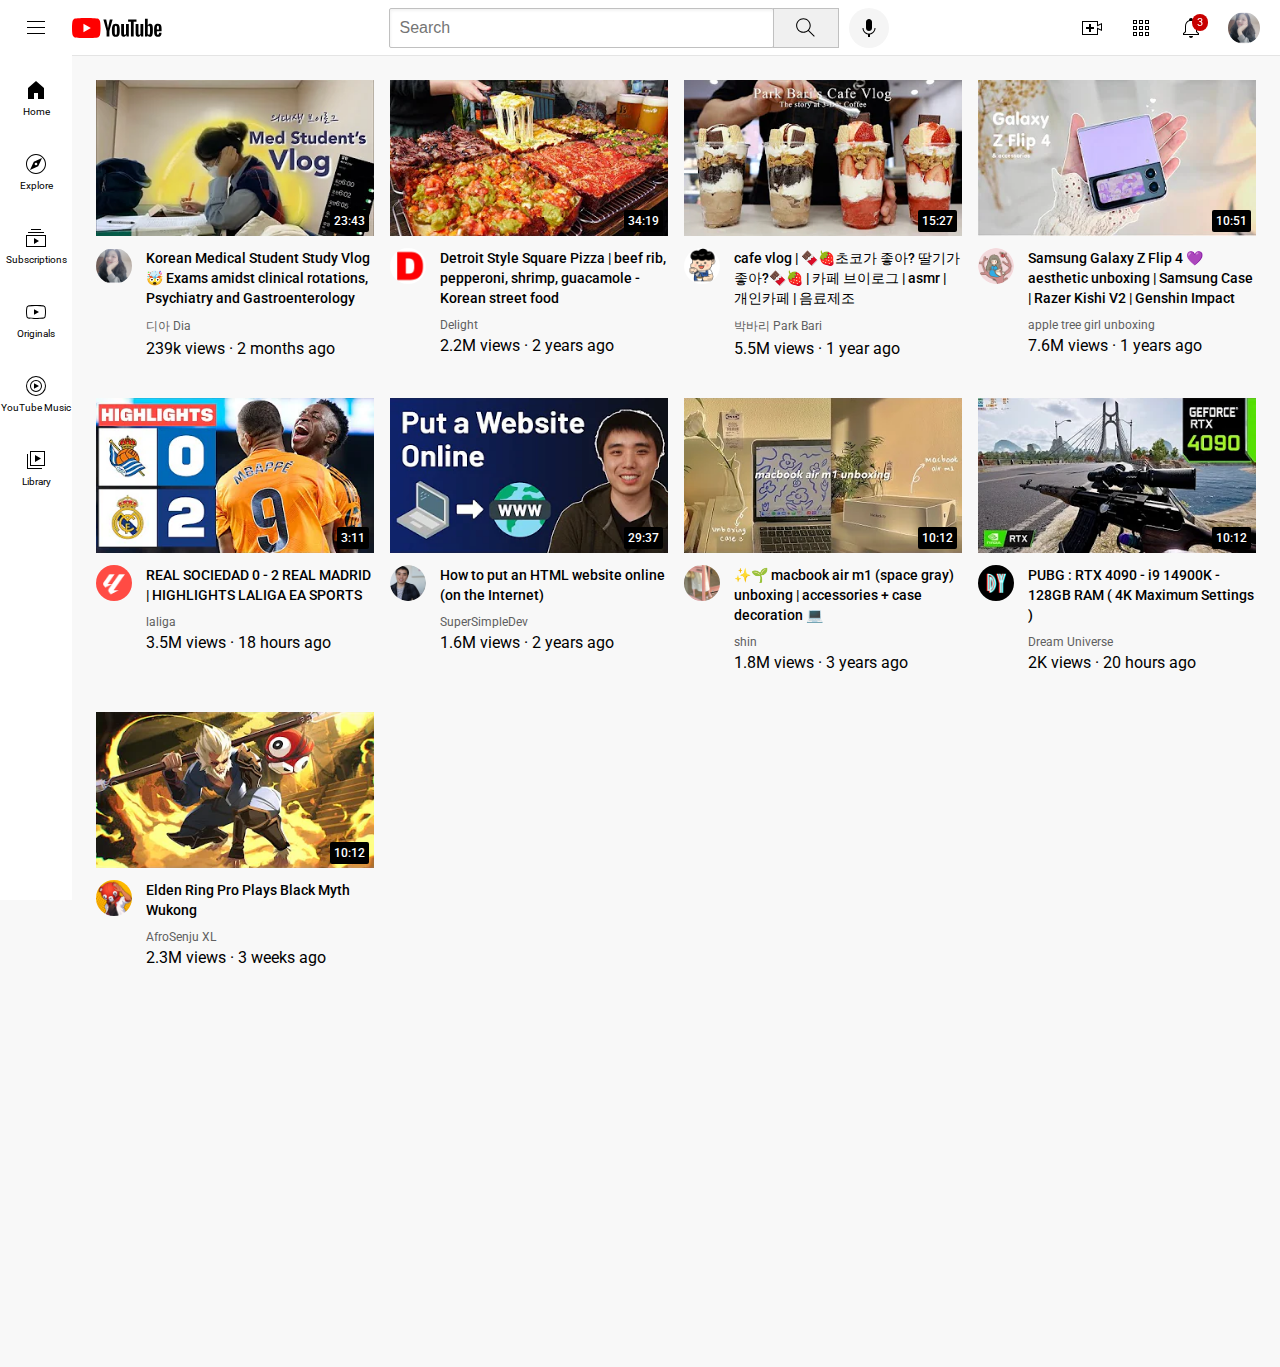
<file: html project/youtube.html>
<!DOCTYPE html>
<html lang="en" style="padding-bottom: 400px;">
    <head>
        <title>youtub.com clone</title>
        <link rel="stylesheet" href="common.css">
        <link rel="stylesheet" href="video.css">
        <link rel="stylesheet" href="header.css">

        <link rel="stylesheet" href="sidebar.css">

        <link rel="preconnect" href="https://fonts.googleapis.com">
        <link rel="preconnect" href="https://fonts.gstatic.com" crossorigin>
        <link href="https://fonts.googleapis.com/css2?family=Roboto:wght@400;500;700&display=swap" rel="stylesheet">

    </head>
    <!-- Body starts here -->
    <body>
        <header class="header">
            <div class="left-section">
                <img class="hamburger-menu-img" src="icons/hamburger-menu.svg" alt="">
                <img class="youtube-logo-img" src="icons/youtube-logo.svg" alt="">
            </div>

            <div class="middle-section">
                <input class="search-bar" placeholder="Search" type="text">
                <button class="search-button">
                    <img class="search-icon-img" src="icons/search.svg" alt="">
                    <div class="tooltip">Search</div>
                </button>
                <button class="voice-search-button">
                    <img class="voice-search-icon-img" src="icons/voice-search-icon.svg" alt="">
                    <div class="tooltip">Search with your voice</div>
                </button>
            </div>

            <div class="right-section">
                <div class="upload-container">
                    <img class="upload-img" src="icons/upload.svg" alt="">
                    <div class="tooltip">Create</div>
                </div>
                <div class="apps-container">
                    <img class="apps-img" src="icons/youtube-apps.svg" alt="">
                    <div class="tooltip">YouTube Apps</div>
                </div>
                <div class="notification-container">
                    <img class="notifications-img" src="icons/notifications.svg" alt="">
                    <div class="notification-count">3</div>
                    <div class="tooltip">Notifications</div>
                </div>
                <img class="my-profile-img" src="profile pics/dia.jpg" alt="">
            </div>
        </header>

        <nav class="sidebar">
            <div class="sidebar-link">
                <img src="icons/home.svg" alt="">
                <div>Home</div>
            </div>
            <div class="sidebar-link">
                <img src="icons/explore.svg" alt="">
                <div>Explore</div>
            </div>
            <div class="sidebar-link">
                <img src="icons/subscriptions.svg" alt="">
                <div>Subscriptions</div>
            </div>
            <div class="sidebar-link">
                <img src="icons/originals.svg" alt="">
                <div>Originals</div>
            </div>
            <div class="sidebar-link">
                <img src="icons/youtube-music.svg" alt="">
                <div>YouTube Music</div>
            </div>
            <div class="sidebar-link">
                <img src="icons/library.svg" alt="">
                <div>Library</div>
            </div>
        </nav>

        <main>
            <section class="video-grid">
                <div class="video-preview">
                    <div class="thumbnail-row">
                        <img class="thumbnail" src="thumbnails/med student vlog.webp" alt="dia's vlog">
                        <div class="video-time">23:43</div>
                    </div>
                    <div class="video-info-grid">
                        <div class="channel-pic">
                            <img class="profile-picture" src="profile pics/dia.jpg" alt="">
                        </div>
                        <div class="video-info">
                            <p class="video-title">Korean Medical Student Study Vlog 🤯 Exams amidst clinical rotations, Psychiatry and Gastroenterology</p>
                            <p class="video-author">디아 Dia</p>
                            <p class="video-views">239k views &#183; 2 months ago</p>
                        </div>
                    </div>
                </div>
    
    
                <div class="video-preview">
                    <div class="thumbnail-row">
                        <img class="thumbnail" src="thumbnails/pizza.webp" alt="pizza">
                        <div class="video-time">34:19</div>
                    </div>
                    <div class="video-info-grid">
                        <div class="channel-pic">
                            <img class="profile-picture" src="profile pics/pizza profile.jpg" alt="">
                        </div>
                        <div class="video-info">
                            <p class="video-title">Detroit Style Square Pizza | beef rib, pepperoni, shrimp, guacamole - Korean street food</p>
                            <p class="video-author">Delight</p>
                            <p class="video-views">2.2M views &#183; 2 years ago</p>
                        </div>
                    </div>
                </div>
    
    
                <div class="video-preview">
                    <div class="thumbnail-row">
                        <img class="thumbnail" src="thumbnails/cafe vlog.webp" alt="cafe vlog">
                        <div class="video-time">15:27</div>
                    </div>
                    <div class="video-info-grid">
                        <div class="channel-pic">
                            <img class="profile-picture" src="profile pics/park bari.jpg" alt="">
                        </div>
                        <div class="video-info">
                            <p class="video-title">cafe vlog | 🍫🍓초코가 좋아? 딸기가 좋아?🍫🍓 | 카페 브이로그 | asmr | 개인카페 | 음료제조</p>
                            <p class="video-author">박바리 Park Bari</p>
                            <p class="video-views">5.5M views &#183; 1 year ago</p>
                        </div>
                    </div>
                </div>
    
    
                <div class="video-preview">
                    <div class="thumbnail-row">
                        <img class="thumbnail" src="thumbnails/galaxy z flip.webp" alt="galaxy z flip unboxing">
                        <div class="video-time">10:51</div>
                    </div>
                    <div class="video-info-grid">
                        <div class="channel-pic">
                            <img class="profile-picture" src="profile pics/channels4_profile.jpg" alt="">
                        </div>
                        <div class="video-info">
                            <p class="video-title">Samsung Galaxy Z Flip 4 💜 aesthetic unboxing | Samsung Case | Razer Kishi V2 | Genshin Impact</p>
                            <p class="video-author">apple tree girl unboxing</p>
                            <p class="video-views">7.6M views &#183; 1 years ago</p>
                        </div>
                    </div>
                </div>
    
    
                <div class="video-preview">
                    <div class="thumbnail-row">
                        <img class="thumbnail" src="thumbnails/hqdefault.webp" alt="laliga">
                        <div class="video-time">3:11</div>
                    </div>
                    <div class="video-info-grid">
                        <div class="channel-pic">
                            <img class="profile-picture" src="profile pics/laliga.jpg" alt="">
                        </div>
                        <div class="video-info">
                            <p class="video-title">REAL SOCIEDAD 0 - 2 REAL MADRID | HIGHLIGHTS LALIGA EA SPORTS</p>
                            <p class="video-author">laliga</p>
                            <p class="video-views">3.5M views &#183; 18 hours ago</p>
                        </div>
                    </div>
                </div>
    
    
                <div class="video-preview">
                    <div class="thumbnail-row">
                        <img class="thumbnail" src="thumbnails/simple dev.webp" alt="super simple dev">
                        <div class="video-time">29:37</div>
                    </div>
                    <div class="video-info-grid">
                        <div class="channel-pic">
                            <img class="profile-picture" src="profile pics/simple dev pp.jpg" alt="">
                        </div>
                        <div class="video-info">
                            <p class="video-title">How to put an HTML website online (on the Internet)</p>
                            <p class="video-author">SuperSimpleDev</p>
                            <p class="video-views">1.6M views &#183; 2 years ago</p>
                        </div>
                    </div>
                </div>


                <div class="video-preview">
                    <div class="thumbnail-row">
                        <img class="thumbnail" src="thumbnails/macbook m1 unboxing.webp" alt="macbook">
                        <div class="video-time">10:12</div>
                    </div>
                    <div class="video-info-grid">
                        <div class="channel-pic">
                            <img class="profile-picture" src="profile pics/macbook m1 pp.jpg" alt="">
                        </div>
                        <div class="video-info">
                            <p class="video-title">✨🌱 macbook air m1 (space gray) unboxing | accessories + case decoration 💻</p>
                            <p class="video-author">shin</p>
                            <p class="video-views">1.8M views &#183; 3 years ago</p>
                        </div>
                    </div>
                </div>


                <div class="video-preview">
                    <div class="thumbnail-row">
                        <img class="thumbnail" src="thumbnails/pubg.webp" alt="pubg">
                        <div class="video-time">10:12</div>
                    </div>
                    <div class="video-info-grid">
                        <div class="channel-pic">
                            <img class="profile-picture" src="profile pics/pubg pp.jpg" alt="">
                        </div>
                        <div class="video-info">
                            <p class="video-title">PUBG : RTX 4090 - i9 14900K - 128GB RAM ( 4K Maximum Settings )</p>
                            <p class="video-author">Dream Universe</p>
                            <p class="video-views">2K views &#183; 20 hours ago</p>
                        </div>
                    </div>
                </div>


                <div class="video-preview">
                    <div class="thumbnail-row">
                        <img class="thumbnail" src="thumbnails/wukong.webp" alt="wukong">
                        <div class="video-time">10:12</div>
                    </div>
                    <div class="video-info-grid">
                        <div class="channel-pic">
                            <img class="profile-picture" src="profile pics/wukong.jpg" alt="">
                        </div>
                        <div class="video-info">
                            <p class="video-title">Elden Ring Pro Plays Black Myth Wukong</p>
                            <p class="video-author">AfroSenju XL</p>                            </p>
                            <p class="video-views">2.3M views &#183; 3 weeks ago</p>
                        </div>
                    </div>
                </div>
            </section>
        </main>
    </body>
</html>
</file>
<file: html project/common.css>
p {
    margin-top: 0;
    margin-bottom: 0;
}

body {
    /* This style below will be inherited */
    font-family: Roboto, Arial;
    margin: 0;
    padding-top: 80px;
    padding-left: 96px;
    padding-right: 24px;
    background-color: rgb(248, 248, 248);
}
</file>
<file: html project/video.css>
.thumbnail {
    width: 100%;
}

.video-title {
    margin-top: 0;
    font-size: 14px;
    font-weight: 500;
    line-height: 20px;
    margin-bottom: 10px;
}

.video-info-grid {
    display: grid;
    grid-template-columns: 50px 1fr;
}

.profile-picture {
    width: 36px;
    border-radius: 50px;
}

.thumbnail-row {
    margin-bottom: 8px;
    position: relative;
}

.video-author,
.video-stats {
    font-size: 12px;
    color: rgb(96, 96, 96);
}

.video-author {
    margin-bottom: 4px;
}

.video-grid {
    display: grid;
    grid-template-columns: 1fr 1fr 1fr;
    column-gap: 16px;
    row-gap: 40px;
}

@media (max-width: 750px) {
    .video-grid {
    grid-template-columns: 1fr 1fr;
    }
}

@media (min-width: 751px) and (max-width: 999px) {
    .video-grid {
    grid-template-columns: 1fr 1fr 1fr;
    }
}

@media (min-width: 1000px) {
    .video-grid {
    grid-template-columns: 1fr 1fr 1fr 1fr;
    }
}

.video-time {
    font-size: 12px;
    font-weight: 500;
    padding: 4px;
    border-radius: 2px;
    background-color: black;
    color: white;
    position: absolute;
    bottom: 8px;
    right: 5px;
}
</file>
<file: html project/header.css>
.header {
    height: 55px;

    display: flex;
    flex-direction: row;
    justify-content: space-between;

    position: fixed;
    top: 0;
    left: 0;
    right: 0;
    z-index: 100;

    background-color: white;
    border-bottom-width: 1px;
    border-bottom-style: solid;
    border-bottom-color: rgb(228, 228, 228);
}

/*---------------- LEFT SECTON -----------------*/

.left-section {
    display: flex;
    align-items: center;
}

.hamburger-menu-img {
    height: 24px;
    margin-left: 24px;
    margin-right: 24px;
}

.youtube-logo-img {
    height: 20px;
}


/*---------------- MIDDLE SECTION -----------------*/

.middle-section {
    flex: 1;
    margin-left: 70px;
    margin-right: 35px;
    max-width: 500px;
    display: flex;
    align-items: center;
}

.search-bar {
    flex: 1;
    height: 36px;
    padding-left: 10px;
    font-size: 16px;
    border: 1px solid rgb(192, 192, 192);
    border-radius: 2px;
    box-shadow: inset 1px 2px 3px rgba(0, 0, 0, 0.05);
    width: 0;
}

.search-bar::placeholder {
    font-size: 16px;
}

.search-button {
    height: 40px;
    width: 66px;
    background-color: rgb(240, 240, 240);
    border-width: 1px;
    border-style: solid;
    border-color: rgb(192, 192, 192);
    margin-left: -1px;
    margin-right: 10px;
}

.search-button,
.voice-search-button,
.upload-container,
.apps-container,
.notification-container {
    display: flex;
    justify-content: center;
    align-items: center;
    position: relative;
}

.search-button .tooltip,
.voice-search-button .tooltip,
.upload-container .tooltip,
.apps-container .tooltip,
.notification-container .tooltip {
    position: absolute;
    background-color: gray;
    color: white;
    padding-top: 4px;
    padding-bottom: 4px;
    padding-left: 8px;
    padding-right: 8px;
    border-radius: 2px;
    font-size: 12px;
    bottom: -30px;
    opacity: 0;
    transition: opacity 0.15s;
    pointer-events: none;
    white-space: nowrap;
}

.search-button:hover .tooltip,
.voice-search-button:hover .tooltip,
.upload-container:hover .tooltip,
.apps-container:hover .tooltip,
.notification-container:hover .tooltip {
    opacity: 1;
}

.search-icon-img {
    height: 25px;
}

.voice-search-button {
    height: 40px;
    width: 40px;
    border-radius: 20px;
    border: none;
    background-color: rgb(245, 245, 245);
}

.voice-search-icon-img {
    height: 24px;
}


/*---------------- RIGHT SECTON -----------------*/

.right-section {
    width: 180px;
    margin-right: 20px;
    display: flex;
    align-items: center;
    justify-content: space-between;
    flex-shrink: 0;
}

.upload-img {
    height: 24px;
}

.apps-img {
    height: 24px;
}

.notifications-img {
    height: 24px;
}

.notification-container {
    position: relative;
}

.notification-count {
    position: absolute;
    top: -2px;
    right: -5px;
    background-color: rgb(200, 0, 0);
    color: white;
    font-size: 11px;
    padding-left: 5px;
    padding-right: 5px;
    padding-top: 2px;
    padding-bottom: 2px;
    border-radius: 10px;
}

.my-profile-img {
    height: 32px;
    border-radius: 16px;
}
</file>
<file: html project/sidebar.css>
.sidebar {
    position: fixed;
    left: 0;
    bottom: 0;
    top: 55px;
    background-color: white;
    width: 72px;
    z-index: 200;
    padding-top: 5px;
}

.sidebar-link {
    height: 74px;
    display: flex;
    justify-content: center;
    align-items: center;
    flex-direction: column;
    cursor: pointer;
}

.sidebar-link:hover {
    background-color: rgb(235, 235, 235);
}

.sidebar-link img {
    height: 24px;
    margin-bottom: 4px;
}

.sidebar-link div {
    font-size: 10px;
}
</file>
